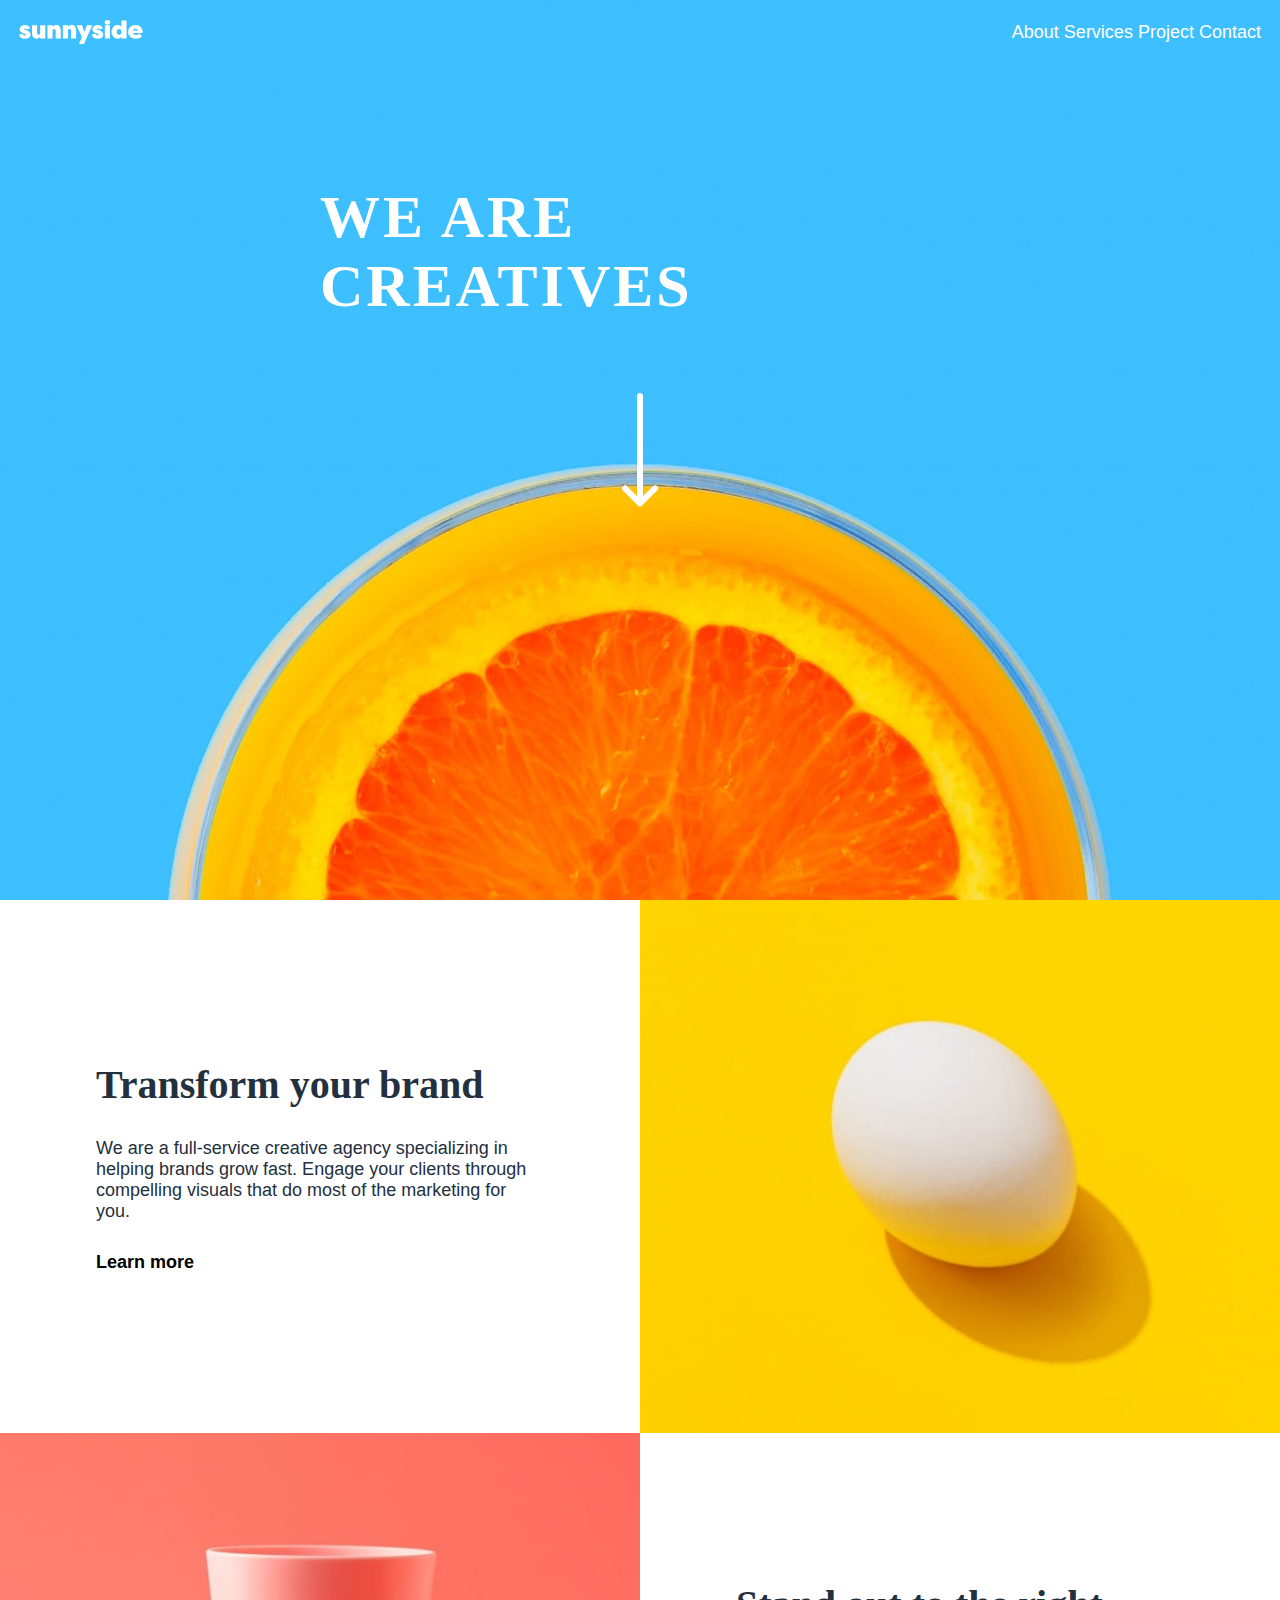
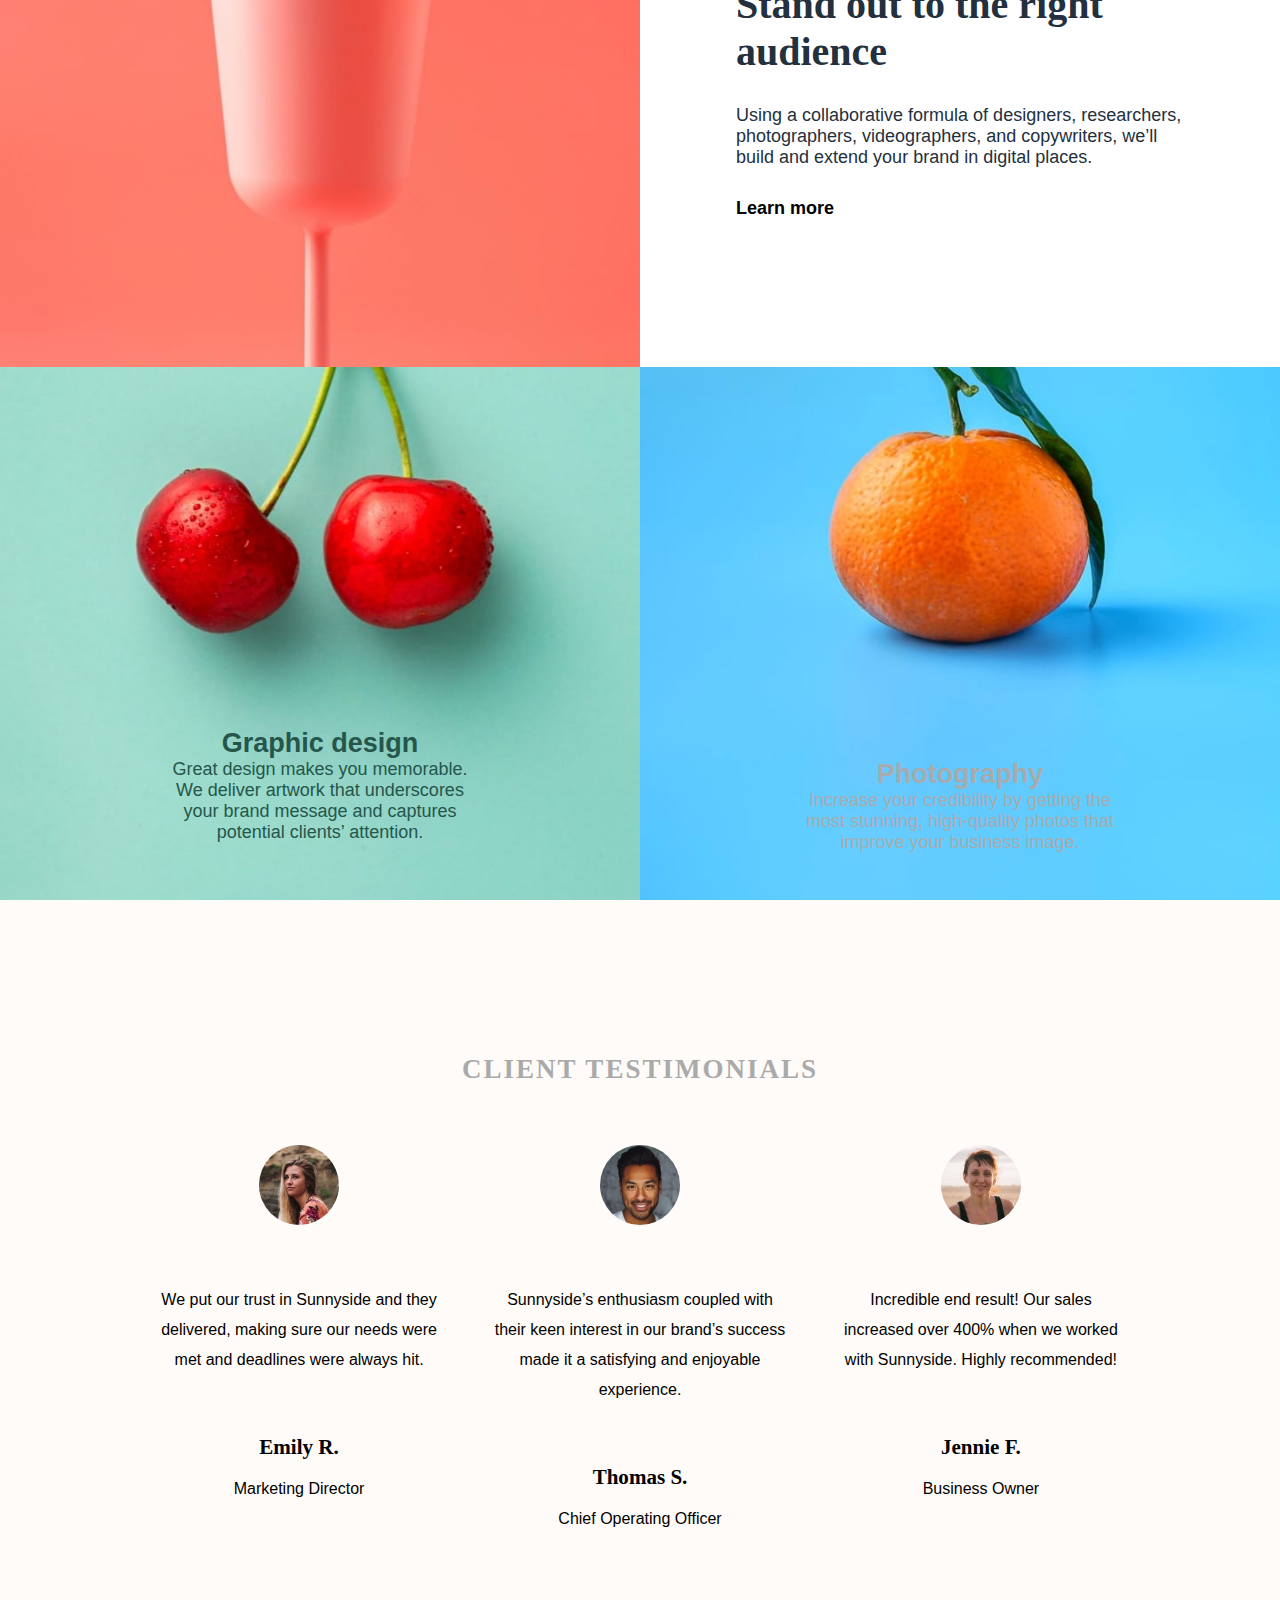
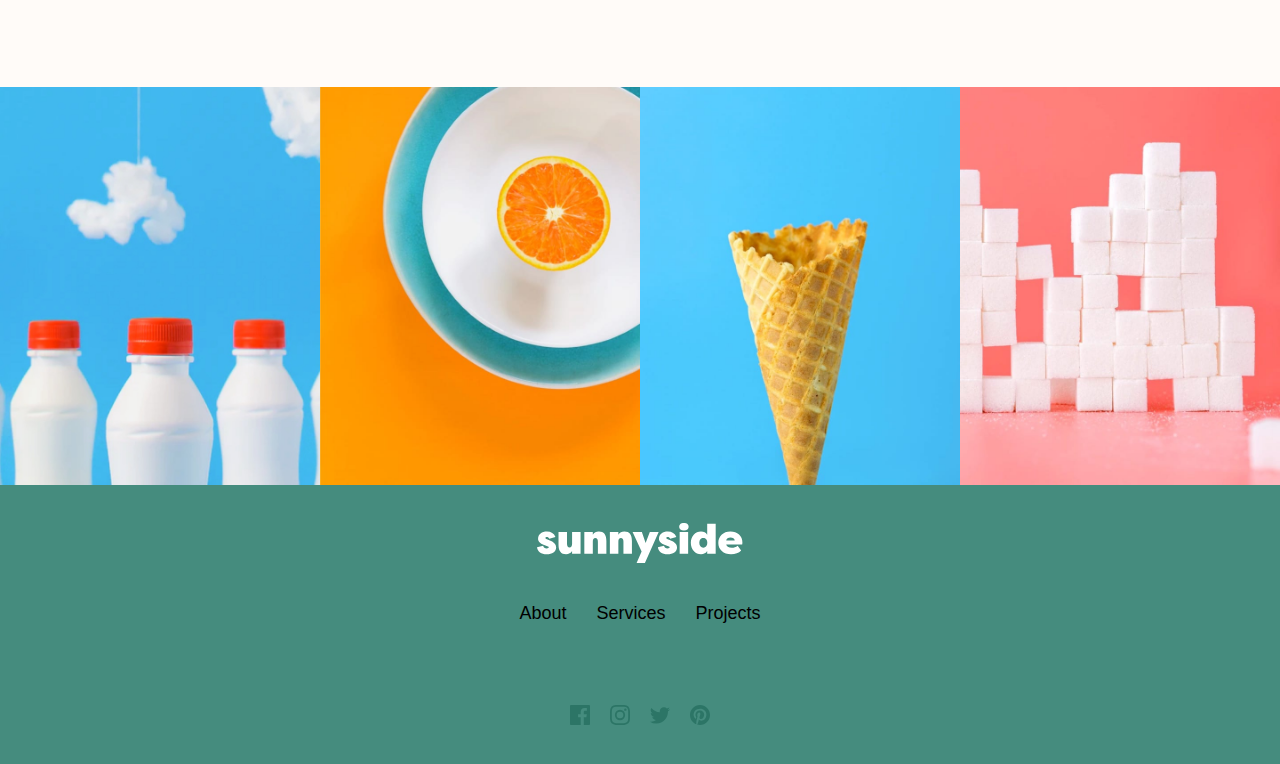
<file: sunny.html>
<!DOCTYPE html>
<html lang="en">
  <head>
    <meta charset="UTF-8" />
    <meta name="viewport" content="width=device-width, initial-scale=1.0" />
    <title>Sunnyside</title>
    <link rel="stylesheet" href="design.css" />
    <link
      rel="shortcut icon"
      href="images/favicon-32x32.png"
      type="image/x-icon"
    />
  </head>
  <body>
    <header class="header">
      <img src="images/logo.svg" class="logo" alt="logo" />
      <ul class="nav-menu">
        <li><a href="#">About</a></li>
        <li><a href="#">Services</a></li>
        <li><a href="#">Project</a></li>
        <li><a href="#">Contact</a></li>
      </ul>
    </header>

    <section class="hero-section">
      <h2 class="hero-header">we are creatives</h2>
      <img
        src="images/icon-arrow-down.svg"
        class="arrow"
        alt="a arrow pointing down"
      />
    </section>

    <section class="features">
      <div class="features-content">
        <div>
          <h2>Transform your brand</h2>
          <p>
            We are a full-service creative agency specializing in helping brands
            grow fast. Engage your clients through compelling visuals that do
            most of the marketing for you.
          </p>
          <a href="#"> Learn more</a>
        </div>
      </div>
      <div class="features-image">
        <img src="images/desktop/image-transform.jpg" alt="" />
      </div>
      <div class="features-image">
        <img src="images/desktop/image-stand-out.jpg" alt="" />
      </div>
      <div class="features-content">
        <div>
          <h2>Stand out to the right audience</h2>
          <p>
            Using a collaborative formula of designers, researchers,
            photographers, videographers, and copywriters, we’ll build and
            extend your brand in digital places.
          </p>
          <a href="#"> Learn more</a>
        </div>
      </div>
      <div class="features-image-container green">
        <img src="images/desktop/image-graphic-design.jpg" alt="" />
        <div>
          <h2>Graphic design</h2>
          <p>
            Great design makes you memorable. We deliver artwork that
            underscores your brand message and captures potential clients’
            attention.
          </p>
        </div>
      </div>
      <div class="features-image-container blue">
        <img src="images/desktop/image-photography.jpg" alt="" />
        <div>
          <h2>Photography</h2>
          <p>
            Increase your credibility by getting the most stunning, high-quality
            photos that improve your business image.
          </p>
        </div>
      </div>
    </section>
    <section class="testimonials">
      <h2 class="testimonials-heading">Client testimonials</h2>
      <div class="client-container">
        <div class="client">
          <img src="images/image-emily.jpg" alt="emily" />
          <p>
            We put our trust in Sunnyside and they delivered, making sure our
            needs were met and deadlines were always hit.
          </p>
          <div class="client-detail">
            <h3>Emily R.</h3>
            <p>Marketing Director</p>
          </div>
        </div>
        <div class="client">
          <img src="images/image-thomas.jpg" alt="emily" />
          <p>
            Sunnyside’s enthusiasm coupled with their keen interest in our
            brand’s success made it a satisfying and enjoyable experience.
          </p>
          <div class="client-detail">
            <h3>Thomas S.</h3>
            <p>Chief Operating Officer</p>
          </div>
        </div>
        <div class="client">
          <img src="images/image-jennie.jpg" alt="emily" />
          <p>
            Incredible end result! Our sales increased over 400% when we worked
            with Sunnyside. Highly recommended!
          </p>
          <div class="client-detail">
            <h3>Jennie F.</h3>
            <p>Business Owner</p>
          </div>
        </div>
      </div>
    </section>
    <section class="images">
      <img src="images/desktop/image-gallery-milkbottles.jpg" alt="" />
      <img src="images/desktop/image-gallery-orange.jpg" alt="" />
      <img src="images/desktop/image-gallery-cone.jpg" alt="" />
      <img src="images/desktop/image-gallery-sugarcubes.jpg" alt="" />
    </section>
    <footer>
      <img class="footer-logo" src="images/logo.svg" alt="" />
      <div class="links">
        <a href="#">About</a>
        <a href="#">Services</a>
        <a href="#">Projects</a>
      </div>
      <div class="links-img">
        <a href="#"><img src="images/icon-facebook.svg" alt="" /></a>
        <a href="#"><img src="images/icon-instagram.svg" alt="" /></a>
        <a href="#"><img src="images/icon-twitter.svg" alt="" /></a>
        <a href="#"><img src="images/icon-pinterest.svg" alt="" /></a>
      </div>
    </footer>
  </body>
</html>
</file>
<file: design.css>
* {
  margin: 0;
  padding: 0;
  box-sizing: border-box;
  font-family: sans-serif;
  /* border: 1px solid red; */
}

:root {
  --White: hsl(0, 0%, 100%);
  --Very-dark-desaturated-blue: hsl(212, 27%, 19%);
  --Dark-desaturated-cyan: hsl(167, 40%, 24%);
  --Dark-blue: hsl(210, 4%, 67%);
}

body {
  font-size: 18px;
}

/* general styles */

ul {
  list-style: none;
}

a {
  color: inherit;
  text-decoration: none;
}

img {
  width: 100%;
  vertical-align: middle;
}

input,
button,
textarea {
  background: none;
  border: none;
  font: inherit;
}

.header {
  position: absolute;
  top: 0;
  left: 0;
  z-index: 8;
  width: 100%;
  display: flex;
  align-items: center;
  justify-content: space-between;
  padding: 20px 19px;
}

.header .logo {
  width: auto;
  height: auto;
}

.nav-menu li {
  display: inline-block;
}

.nav-menu li a {
  color: var(--White);
  transition: 1000ms cubic-bezier(0.03, 0.98, 0.52, 0.99) 0s;
}

.hero-section {
  position: relative;
  width: 100%;
  height: 100vh;
  background-image: url(images/desktop/image-header.jpg);
  background-position: center;
  background-size: cover;
  background-repeat: no-repeat;
}

.hero-header {
  position: absolute;
  top: 28%;
  left: 50%;
  transform: translate(-50%, -50%);
  text-transform: uppercase;
  font-size: 60px;
  letter-spacing: 3px;
  font-family: serif;
  color: var(--White);
  font-weight: 600;
}

.arrow {
  width: auto;
  height: auto;
  position: absolute;
  top: 50%;
  left: 50%;
  transform: translate(-50%, -50%);
}

.features {
  display: grid;
  grid-template-columns: 1fr 1fr;
}

.features-content {
  display: flex;
  flex-direction: column;
  align-items: center;
  justify-content: center;
}

.features-content div {
  max-width: 70%;
}

.features-content div h2 {
  color: var(--Very-dark-desaturated-blue);
  font-weight: bolder;
  font-size: 40px;
  font-family: serif;
  margin-bottom: 30px;
}

.features-content div p {
  color: var(--Very-dark-desaturated-blue);
  margin-bottom: 30px;
}

.features-content div a {
  font-weight: 700;
}

.features-image-container {
  position: relative;
}

.features-image-container div {
  position: absolute;
  bottom: 0;
  left: 50%;
  transform: translate(-50%, -50%);
  text-align: center;
}

.features-image-container.green div {
  color: var(--Dark-desaturated-cyan);
}

.features-image-container.blue div {
  color: var(--Dark-blue);
}

.testimonials {
  padding: 12%;
  background: #fffbf8;
}

.testimonials-heading {
  color: #aaaaaa;
  text-align: center;
  font-family: serif;
  text-transform: uppercase;
  letter-spacing: 2px;
  margin-bottom: 60px;
}

.client-container {
  display: grid;
  grid-template-columns: repeat(3, 1fr);
  gap: 50px;
}

.client {
  text-align: center;
}

.client img {
  width: 80px;
  height: 80px;
  border-radius: 50%;
  margin-bottom: 60px;
}

.client p {
  font-weight: 500;
  font-size: 16px;
  margin-bottom: 60px;
  line-height: 30px;
}

.client-detail h3 {
  margin-bottom: 14px;
  text-transform: capitalize;
  font-family: serif;
}

.client-detail p {
  margin-bottom: 0;
}

.images {
  display: grid;
  grid-template-columns: repeat(4, 1fr);
}

footer {
  background: hsl(168, 34%, 41%);
  text-align: center;
  padding: 3%;
}

.footer-logo {
  width: auto;
  height: 40px;
  margin-bottom: 40px;
}

.links {
  display: flex;
  gap: 30px;
  align-items: center;
  justify-content: center;
  margin-bottom: 80px;
}

.links-img {
  display: flex;
  gap: 20px;
  align-items: center;
  justify-content: center;
}
</file>
